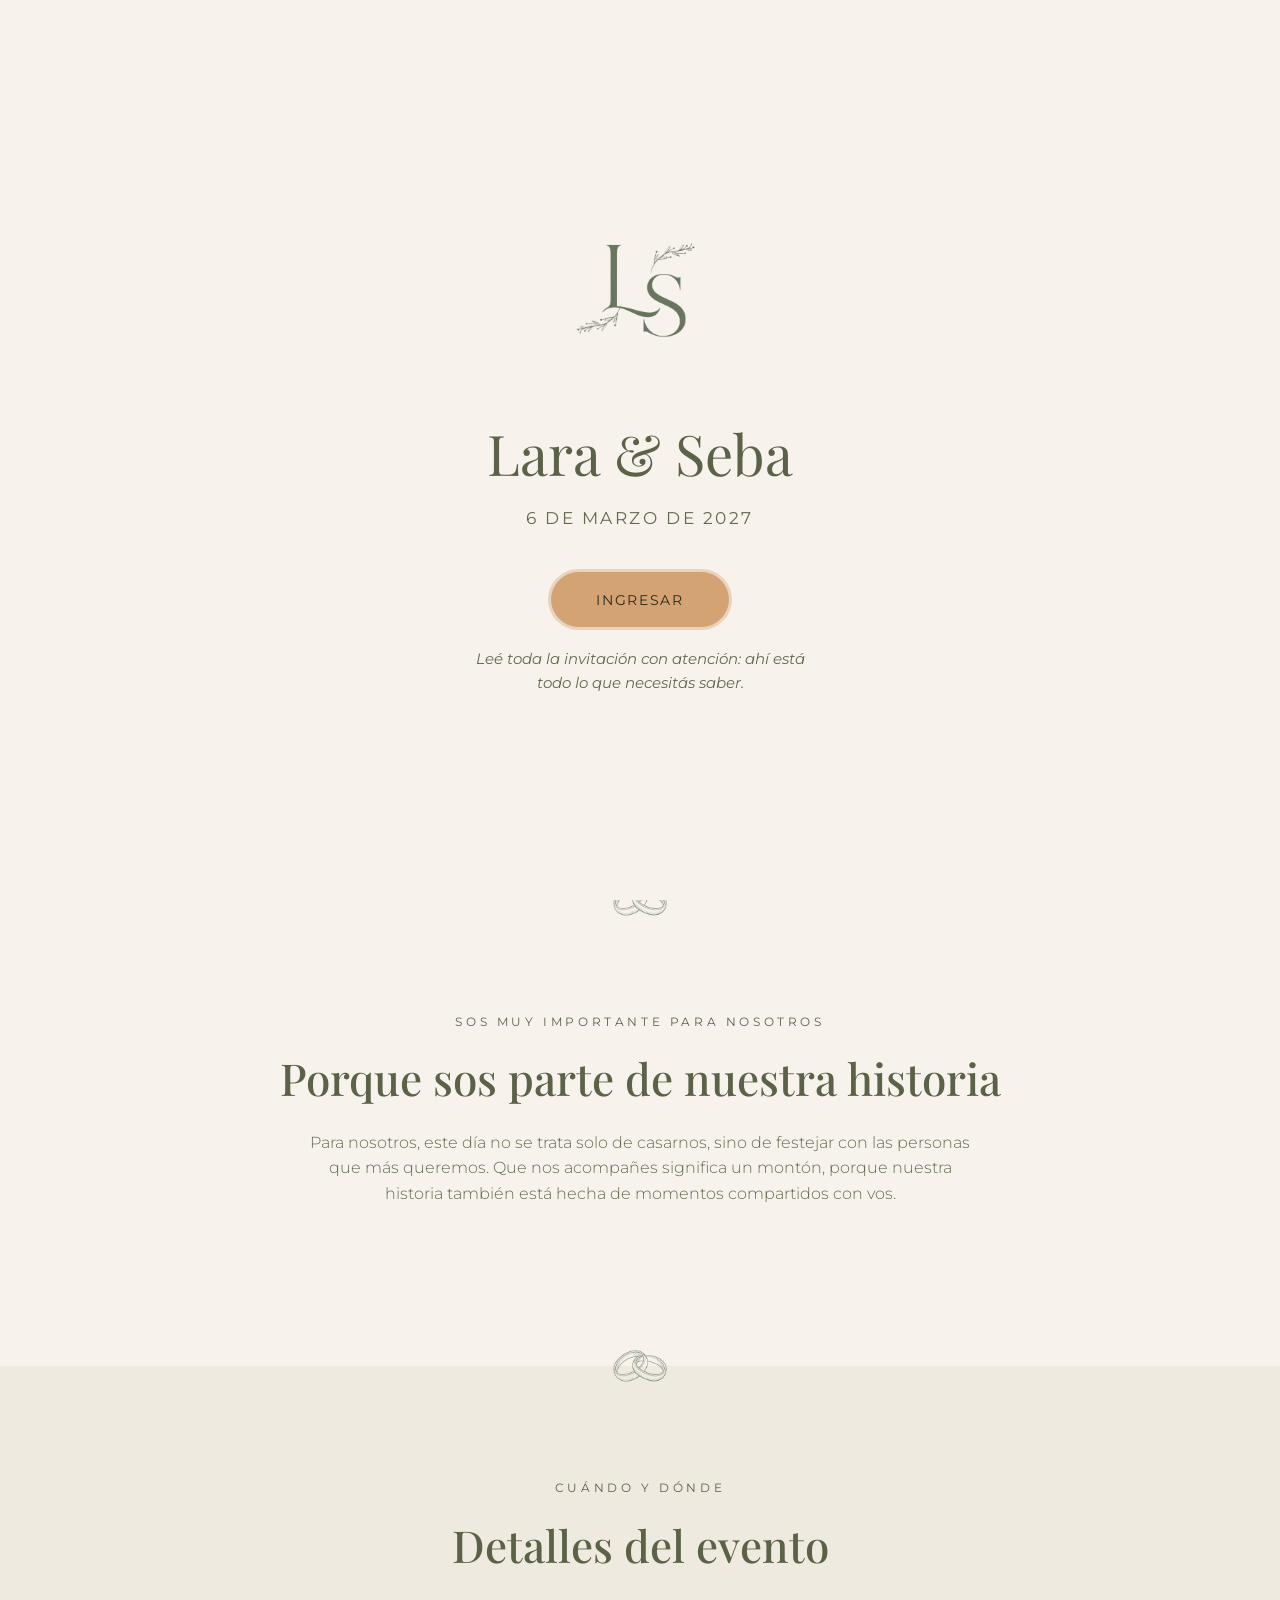
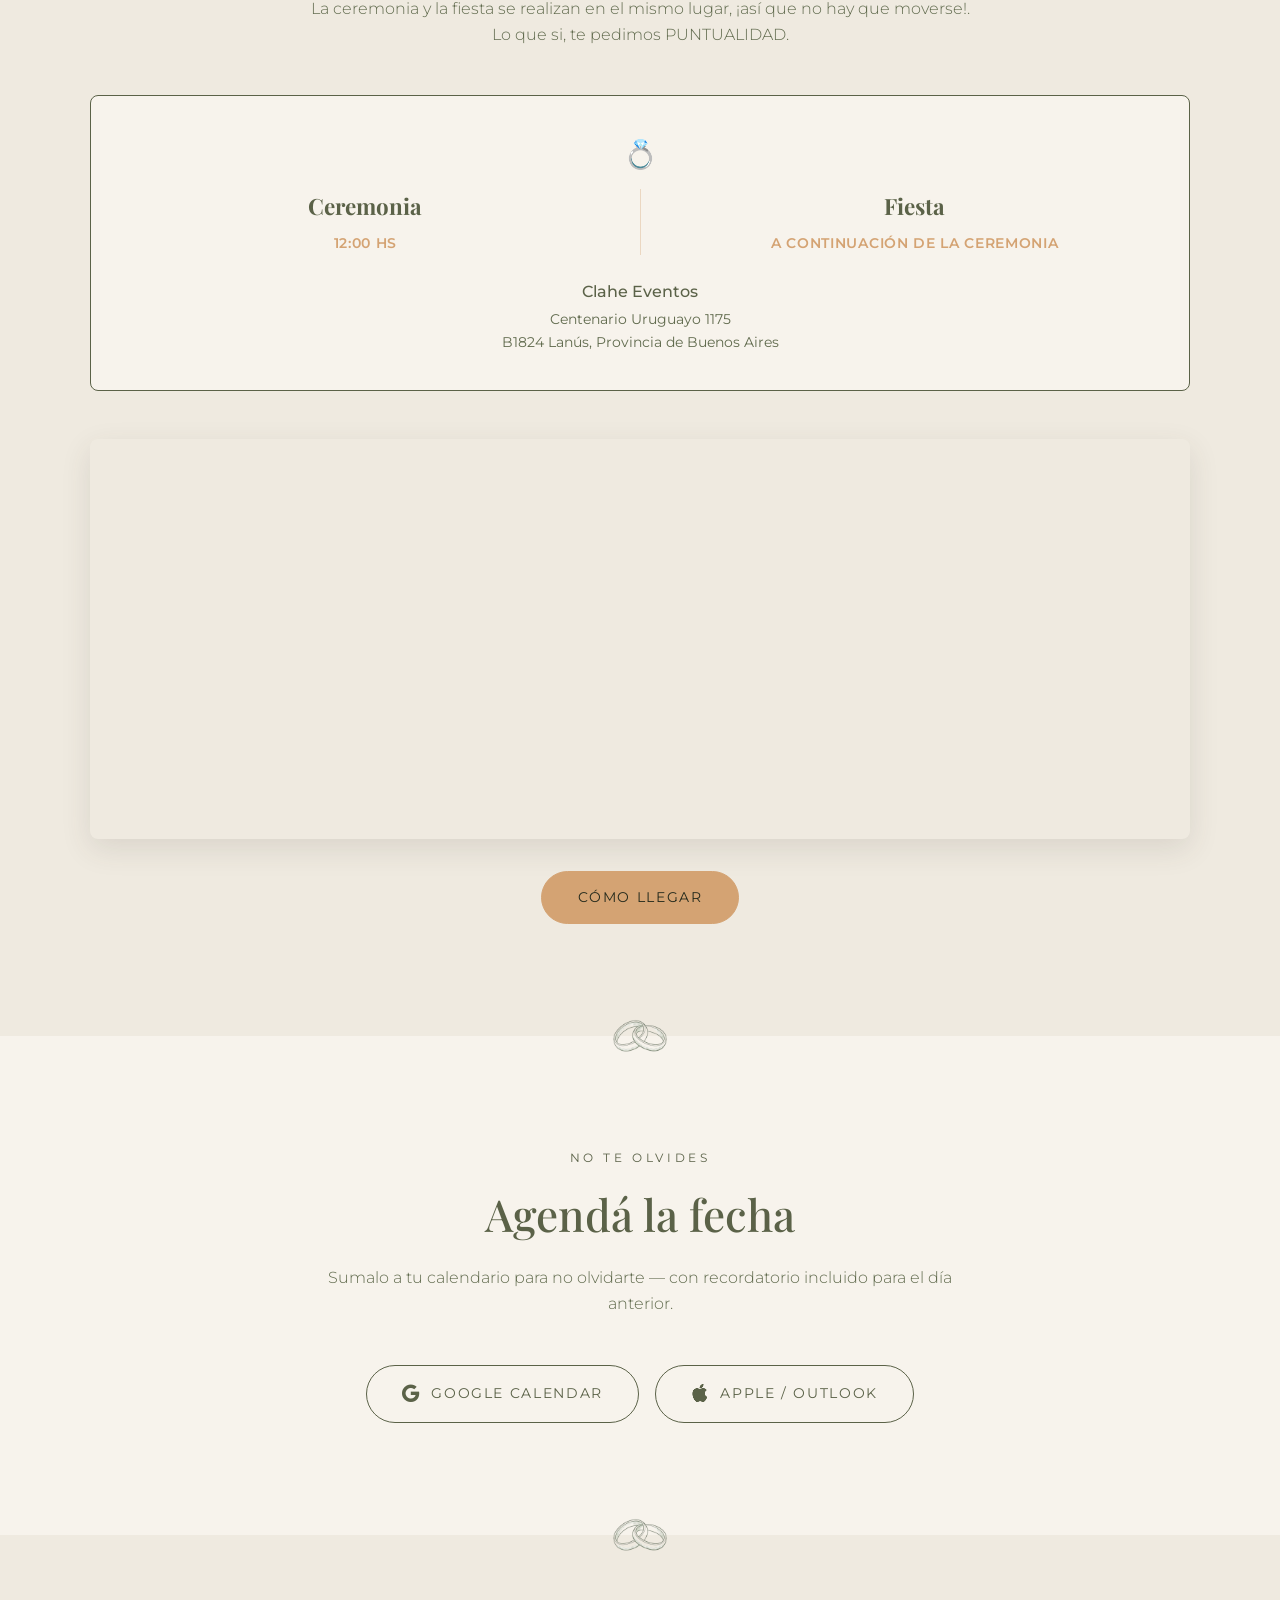
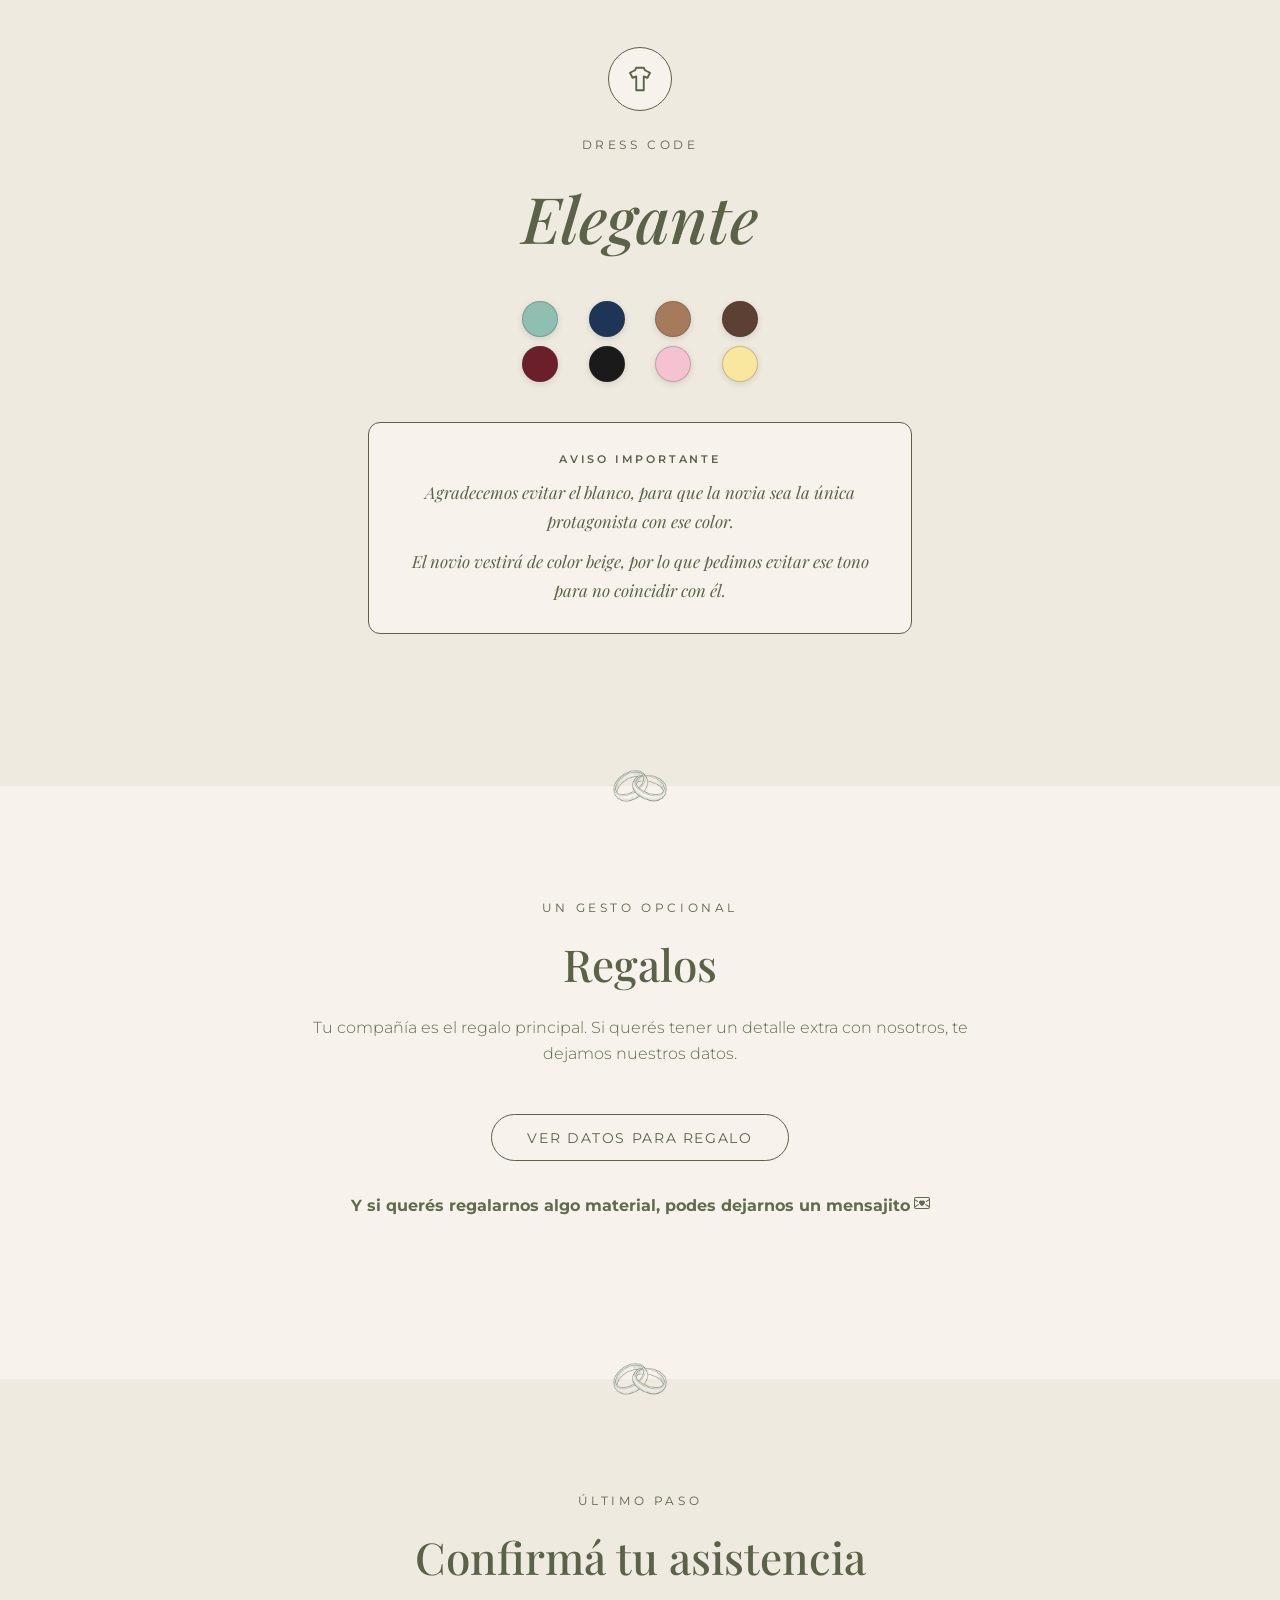
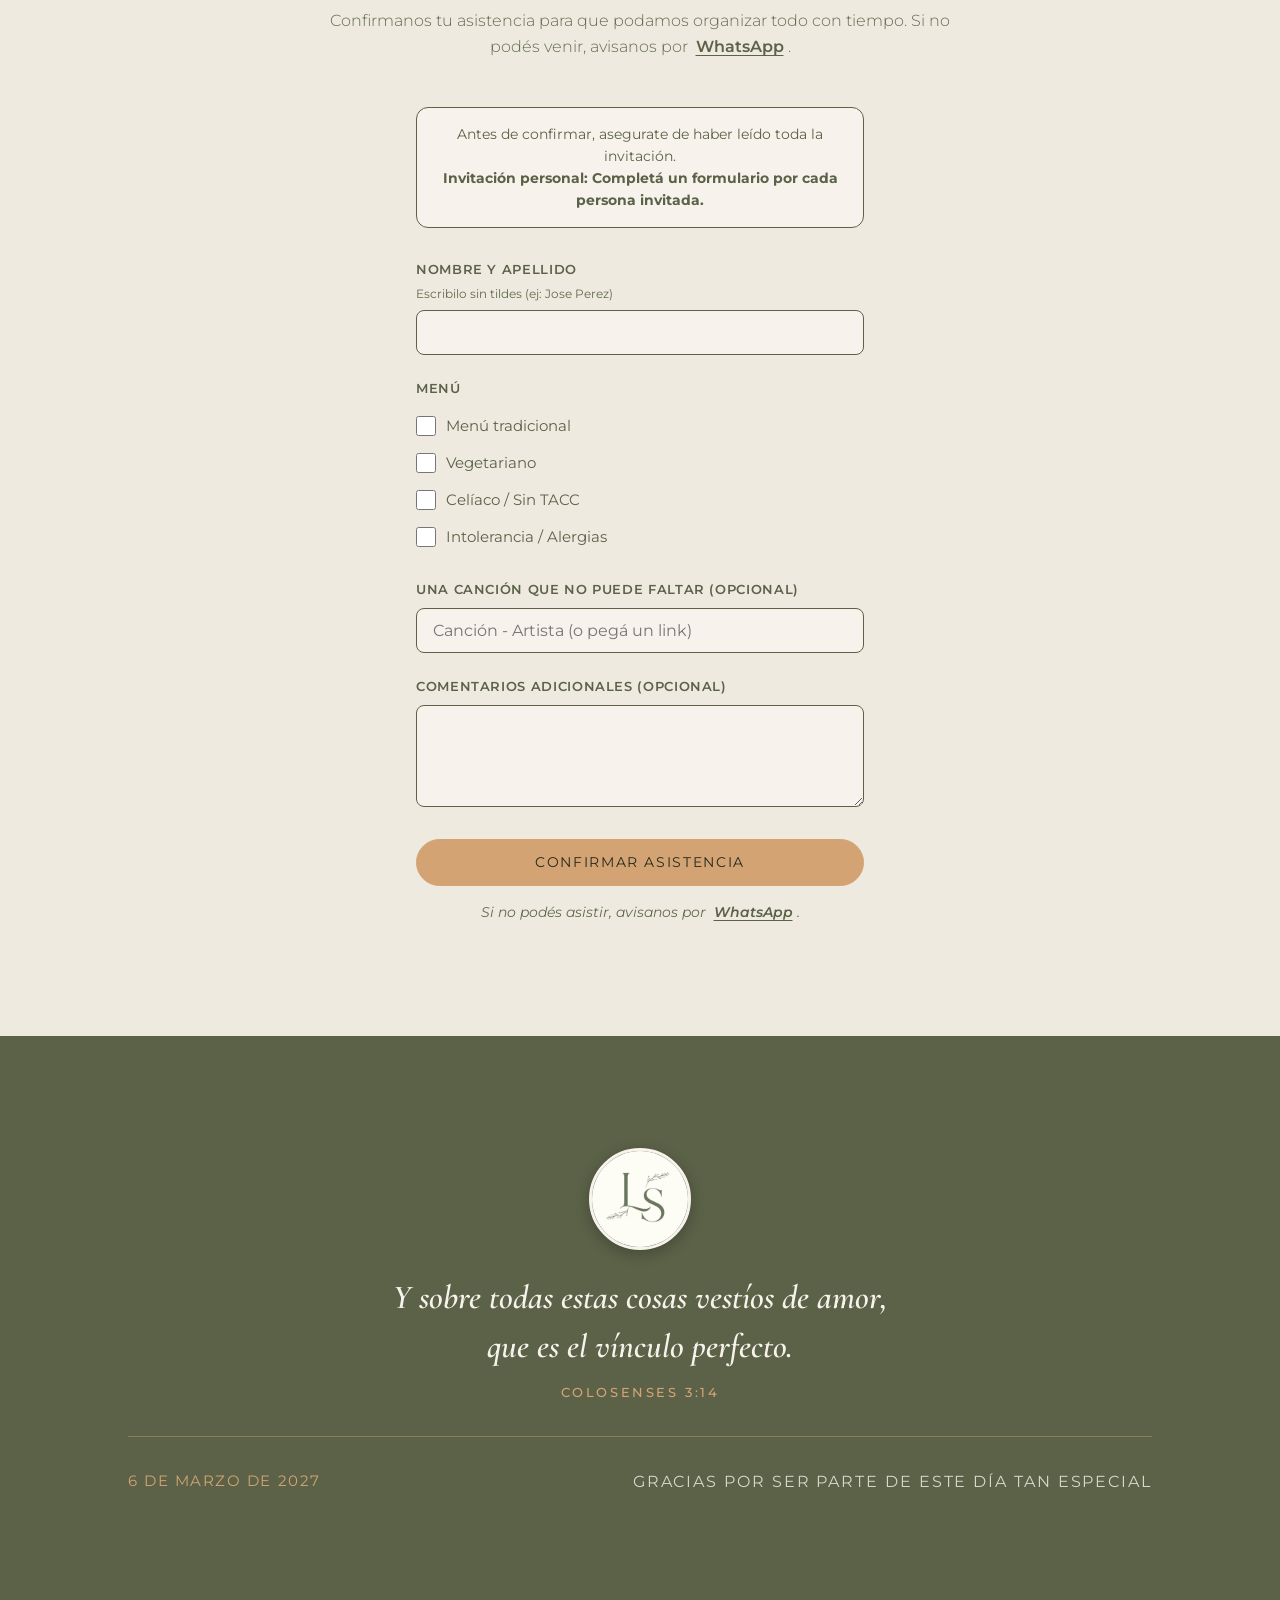
<file: index.html>
<!DOCTYPE html>
<html lang="es">
<head>
  <meta charset="UTF-8">
  <meta name="viewport" content="width=device-width, initial-scale=1.0">
  <!-- Evita que el navegador restaure la posición de scroll al recargar
       (F5) o volver con atrás/adelante. Va lo más temprano posible en el
       <head> para ganarle a la restauración automática del navegador. -->
  <script>
    if ('scrollRestoration' in history) {
      history.scrollRestoration = 'manual';
    }
  </script>
  <title>Un sí para toda la vida | Lara & Seba</title>
  <meta name="description" content="Acompañanos a celebrar nuestro casamiento el 6 de marzo de 2027. ¡Todos los detalles del evento acá!">

  <!-- Open Graph / WhatsApp / Facebook -->
  <meta property="og:type" content="website">
  <meta property="og:title" content="Lara & Seba | Un sí para toda la vida">
  <meta property="og:description" content="Acompañanos a celebrar nuestro casamiento el 6 de marzo de 2027.">
  <meta property="og:image" content="https://TU-USUARIO.github.io/TU-REPO/assets/img/og-cover.jpg">
  <meta property="og:url" content="https://TU-USUARIO.github.io/TU-REPO/">

  <!-- Twitter Card -->
  <meta name="twitter:card" content="summary_large_image">
  <meta name="twitter:title" content="Lara & Seba | Un sí para toda la vida">
  <meta name="twitter:description" content="Acompañanos a celebrar nuestro casamiento el 6 de marzo de 2027.">
  <meta name="twitter:image" content="https://TU-USUARIO.github.io/TU-REPO/assets/img/og-cover.jpg">

  <!-- Favicon -->
  <link rel="icon" href="assets/logos/L&S_logo.jpeg" type="image/jpeg">
  <link rel="stylesheet" href="https://cdn.jsdelivr.net/npm/bootstrap-icons@1.13.1/font/bootstrap-icons.min.css">

  <!-- Google Fonts: Playfair Display (títulos) + Montserrat (texto) -->
  <link rel="preconnect" href="https://fonts.googleapis.com">
  <link rel="preconnect" href="https://fonts.gstatic.com" crossorigin>
  <link href="https://fonts.googleapis.com/css2?family=Playfair+Display:ital,wght@0,400;0,500;0,600;1,400&family=Montserrat:wght@300;400;500;600&family=Cormorant+Garamond:ital,wght@1,500;1,600&display=swap" rel="stylesheet">

  <link rel="stylesheet" href="styles.css">
</head>
<body>
  <!-- ===== PANTALLA DE BIENVENIDA ===== -->
  <!-- Tapa toda la página al cargar (position: fixed, ver styles.css). El
       click en "Ingresar" (script.js, initLandingGate) es el único gesto
       que dispara la música de fondo. -->
  <div class="landing-gate" id="landing-gate" role="dialog" aria-modal="true" aria-label="Bienvenida">
    <!-- Las dos mitades de la "cortina": dan el fondo sólido y se
         deslizan a los costados al entrar. El contenido real (logo,
         nombres, fecha, botón) es una única capa aparte, arriba de las
         dos mitades, que se desvanece en sincro con ellas — así no hace
         falta duplicar el logo/texto para que cada mitad "muestre su
         parte", que sería mucho más frágil de mantener responsive. -->
    <div class="landing-gate__curtain landing-gate__curtain--left" aria-hidden="true"></div>
    <div class="landing-gate__curtain landing-gate__curtain--right" aria-hidden="true"></div>

    <div class="landing-gate__content">
      <img
        src="assets/logos/L_S_logo-removebg-preview.png"
        alt=""
        aria-hidden="true"
        class="landing-gate__logo"
        width="120">
      <p class="landing-gate__names">Lara &amp; Seba</p>
      <p class="landing-gate__date">6 de Marzo de 2027</p>
      <button type="button" class="btn btn--solid landing-gate__enter" id="landing-gate-enter">
        Ingresar
      </button>
      <p class="landing-gate__hint">Leé toda la invitación con atención: ahí está todo lo que necesitás saber.</p>
    </div>
  </div>

  <audio id="bg-audio" src="assets/audio/cancion.mp3" preload="none"></audio>

  <button
    type="button"
    class="music-toggle"
    id="music-toggle-btn"
    aria-pressed="false"
    aria-label="Activar música">
    <span class="music-toggle__waves" aria-hidden="true">
      <span></span><span></span><span></span>
    </span>
    <svg class="music-toggle__icon music-toggle__icon--on" viewBox="0 0 24 24" width="20" height="20" fill="none" stroke="currentColor" stroke-width="1.7" stroke-linecap="round" stroke-linejoin="round" aria-hidden="true">
      <path d="M9 18V5l12-2v13"/>
      <circle cx="6" cy="18" r="3"/>
      <circle cx="18" cy="16" r="3"/>
    </svg>
    <svg class="music-toggle__icon music-toggle__icon--off" viewBox="0 0 24 24" width="20" height="20" fill="none" stroke="currentColor" stroke-width="1.7" stroke-linecap="round" stroke-linejoin="round" aria-hidden="true">
      <path d="M9 18V5l12-2v13"/>
      <circle cx="6" cy="18" r="3"/>
      <circle cx="18" cy="16" r="3"/>
      <line x1="2.5" y1="2.5" x2="21.5" y2="21.5"/>
    </svg>
  </button>

  <!-- ===== HERO ===== -->
  <header class="hero" id="inicio">
    <div class="hero__overlay"></div>
    <div class="hero__content">
      <p class="hero__kicker reveal">Nuestro para siempre empieza acá</p>
      <h1 class="hero__names reveal">Lara <span class="hero__amp">&amp;</span> Seba</h1>
      <p class="hero__date reveal">6 de marzo de 2027</p>

      <!-- Countdown -->
      <div class="countdown reveal" id="countdown" aria-label="Cuenta regresiva para el casamiento">
        <div class="countdown__item">
          <span class="countdown__number" id="cd-days">00</span>
          <span class="countdown__label">Días</span>
        </div>
        <div class="countdown__item">
          <span class="countdown__number" id="cd-hours">00</span>
          <span class="countdown__label">Horas</span>
        </div>
        <div class="countdown__item">
          <span class="countdown__number" id="cd-minutes">00</span>
          <span class="countdown__label">Min</span>
        </div>
        <div class="countdown__item">
          <span class="countdown__number" id="cd-seconds">00</span>
          <span class="countdown__label">Seg</span>
        </div>
      </div>
    </div>

    <a href="#invitamos" class="hero__scroll" id="hero-scroll" aria-label="Bajar a la siguiente sección">
      <span class="hero__scroll-text">Deslizá hacia abajo</span>
      <svg class="hero__scroll-arrow" viewBox="0 0 24 24" width="34" height="34" fill="none" stroke="currentColor" stroke-width="2.5" stroke-linecap="round" stroke-linejoin="round" aria-hidden="true">
        <polyline points="6 9 12 15 18 9"/>
      </svg>
    </a>
  </header>

  <!-- ===== POR QUÉ LOS INVITAMOS ===== -->
  <section class="whyyou" id="invitamos">
    <div class="section-divider" aria-hidden="true">
      <img src="assets/logos/anillos_logo-separador-removebg-preview.png" alt="" loading="lazy" width="90">
    </div>
    <div class="container">
      <p class="section__kicker reveal">Sos muy importante para nosotros</p>
      <h2 class="section__title reveal">Porque sos parte de nuestra historia</h2>
      <p class="section__text reveal">
        Para nosotros, este día no se trata solo de casarnos, sino de festejar con las personas que más queremos.
        Que nos acompañes significa un montón, porque nuestra historia también está hecha de momentos compartidos con vos.
      </p>
    </div>
  </section>

  

  <!-- ===== DETALLES DEL EVENTO ===== -->
  <section class="details" id="detalles">
    <div class="section-divider" aria-hidden="true">
      <img src="assets/logos/anillos_logo-separador-removebg-preview.png" alt="" loading="lazy" width="90">
    </div>
    <div class="container">
      <p class="section__kicker reveal">Cuándo y dónde</p>
      <h2 class="section__title reveal">Detalles del evento</h2>
      <p class="section__text reveal">
        La ceremonia y la fiesta se realizan en el mismo lugar, ¡así que no hay que moverse!. Lo que si, te pedimos PUNTUALIDAD.
      </p>

      <div class="details__card reveal">
        <span class="details__icon">💍</span>

        <div class="details__split">
          <div class="details__split-item">
            <h3 class="details__card-title">Ceremonia</h3>
            <p class="details__time">12:00 hs</p>
          </div>
          <div class="details__split-item">
            <h3 class="details__card-title">Fiesta</h3>
            <p class="details__time">A continuación de la ceremonia</p>
          </div>
        </div>

        <p class="details__place">Clahe Eventos</p>
        <p class="details__address">Centenario Uruguayo 1175<br>B1824 Lanús, Provincia de Buenos Aires</p>
      </div>

      <div class="details__map reveal">
        <iframe
          src="https://www.google.com/maps?q=Centenario+Uruguayo+1175,+B1824+Lan%C3%BAs,+Provincia+de+Buenos+Aires&output=embed"
          width="100%"
          height="400"
          style="border:0;"
          allowfullscreen=""
          loading="lazy"
          referrerpolicy="no-referrer-when-downgrade"
          title="Ubicación de Clahe Eventos, Lanús">
        </iframe>
      </div>

      <a
        href="https://maps.app.goo.gl/mosVabBRFE3Y67w18"
        target="_blank"
        rel="noopener"
        class="btn btn--solid details__cta reveal">
        Cómo llegar
      </a>
    </div>
  </section>

  <!-- ===== AGENDAR EVENTO ===== -->
  <section class="agendar" id="agendar">
    <div class="section-divider" aria-hidden="true">
      <img src="assets/logos/anillos_logo-separador-removebg-preview.png" alt="" loading="lazy" width="90">
    </div>
    <div class="container">
      <p class="section__kicker reveal">No te olvides</p>
      <h2 class="section__title reveal">Agendá la fecha</h2>
      <p class="section__text reveal">
        Sumalo a tu calendario para no olvidarte — con recordatorio incluido para el día anterior.
      </p>

      <div class="agendar__actions reveal">
        <a
          href="https://calendar.google.com/calendar/render?action=TEMPLATE&amp;text=Boda%20de%20Lara%20%26%20Seba&amp;dates=20270306T120000/20270306T190000&amp;ctz=America/Argentina/Buenos_Aires&amp;location=Clahe%20Eventos%2C%20Centenario%20Uruguayo%201175%2C%20B1824%20Lan%C3%BAs%2C%20Buenos%20Aires&amp;details=Ceremonia%20a%20las%2012%3A00%20hs.%20La%20fiesta%20contin%C3%BAa%20en%20el%20mismo%20lugar.%20%C2%A1Los%20esperamos!"
          target="_blank"
          rel="noopener"
          class="btn btn--outline-dark agendar__btn">
          <i class="bi bi-google" aria-hidden="true"></i>
          Google Calendar
        </a>
        <a
          href="assets/boda-lara-seba.ics"
          class="btn btn--outline-dark agendar__btn">
          <i class="bi bi-apple" aria-hidden="true"></i>
          Apple / Outlook
        </a>
      </div>
    </div>
  </section>

  <!-- ===== DRESS CODE ===== -->
  <section class="dresscode" id="dresscode">
    <div class="section-divider" aria-hidden="true">
      <img src="assets/logos/anillos_logo-separador-removebg-preview.png" alt="" loading="lazy" width="90">
    </div>
    <div class="container">
      <div class="dresscode__icon reveal" aria-hidden="true">
        <svg viewBox="0 0 24 24" width="30" height="30" fill="none" stroke="currentColor" stroke-width="1.5" stroke-linecap="round" stroke-linejoin="round">
          <path d="M9 3h6l1 2 4 2-2 4-3-1v11H9V10l-3 1-2-4 4-2 1-2z"/>
        </svg>
      </div>

      <p class="section__kicker reveal">Dress code</p>
      <h2 class="dresscode__title reveal">Elegante</h2>

      <div class="dresscode__swatches reveal" aria-label="Colores sugeridos">
        <div class="dresscode__swatch-item">
          <span class="dresscode__swatch" style="background: #8FBFB0;" title="Verde agua"></span>
        </div>
        <div class="dresscode__swatch-item">
          <span class="dresscode__swatch" style="background: #1F3557;" title="Azul marino"></span>
        </div>
        <div class="dresscode__swatch-item">
          <span class="dresscode__swatch" style="background: #A67B5B;" title="Marrón claro"></span>
        </div>
        <div class="dresscode__swatch-item">
          <span class="dresscode__swatch" style="background: #5C4033;" title="Marrón oscuro"></span>
        </div>
        <div class="dresscode__swatch-item">
          <span class="dresscode__swatch" style="background: #6B1F2B;" title="Bordó"></span>
        </div>
        <div class="dresscode__swatch-item">
          <span class="dresscode__swatch" style="background: #1A1A1A;" title="Negro"></span>
        </div>
        <div class="dresscode__swatch-item">
          <span class="dresscode__swatch" style="background: #F4C2D0;" title="Rosa bebé"></span>
        </div>
        <div class="dresscode__swatch-item">
          <span class="dresscode__swatch" style="background: #F9E79F;" title="Amarillo bebé"></span>
        </div>
      </div>

      <div class="dresscode__notice reveal">
        <p class="dresscode__notice-kicker">Aviso importante</p>
        <p class="dresscode__notice-text">
          Agradecemos evitar el blanco, para que la novia sea la única protagonista con ese color.
        </p>
        <p class="dresscode__notice-text">
          El novio vestirá de color beige, por lo que pedimos evitar ese tono para no coincidir con él.
        </p>
      </div>

    </div>
  </section>

  <!-- ===== REGALOS ===== -->
  <section class="gifts" id="regalos">
    <div class="section-divider" aria-hidden="true">
      <img src="assets/logos/anillos_logo-separador-removebg-preview.png" alt="" loading="lazy" width="90">
    </div>
    <div class="container">
      <p class="section__kicker reveal">Un gesto opcional</p>
      <h2 class="section__title reveal">Regalos</h2>
      <p class="section__text reveal">
        Tu compañía es el regalo principal. Si querés tener un detalle extra con nosotros, te dejamos nuestros datos.
      </p>

      <button type="button" class="btn btn--outline-dark gifts__trigger reveal" id="gifts-open-btn" aria-haspopup="dialog" aria-controls="gifts-modal">
        Ver datos para regalo
      </button>

      <p class="section__text reveal" id="gift-message">
        <strong>Y si querés regalarnos algo material, podes dejarnos un mensajito</strong>
        <svg xmlns="http://www.w3.org/2000/svg" width="16" height="16" fill="currentColor" class="bi bi-envelope-heart" viewBox="0 0 16 16">
        <path fill-rule="evenodd" d="M0 4a2 2 0 0 1 2-2h12a2 2 0 0 1 2 2v8a2 2 0 0 1-2 2H2a2 2 0 0 1-2-2zm2-1a1 1 0 0 0-1 1v.217l3.235 1.94a2.8 2.8 0 0 0-.233 1.027L1 5.384v5.721l3.453-2.124q.219.416.55.835l-3.97 2.443A1 1 0 0 0 2 13h12a1 1 0 0 0 .966-.741l-3.968-2.442q.33-.421.55-.836L15 11.105V5.383l-3.002 1.801a2.8 2.8 0 0 0-.233-1.026L15 4.217V4a1 1 0 0 0-1-1zm6 2.993c1.664-1.711 5.825 1.283 0 5.132-5.825-3.85-1.664-6.843 0-5.132"/>
        </svg>
      </p>

    </div>
  </section>

  <!-- Modal de Regalos -->
  <div class="modal-overlay" id="gifts-modal-overlay" hidden>
    <div class="modal" id="gifts-modal" role="dialog" aria-modal="true" aria-labelledby="gifts-modal-text">
      <button type="button" class="modal__close" id="gifts-close-btn" aria-label="Cerrar">
        <svg viewBox="0 0 24 24" width="18" height="18" fill="none" stroke="currentColor" stroke-width="2" stroke-linecap="round">
          <line x1="6" y1="6" x2="18" y2="18"/>
          <line x1="18" y1="6" x2="6" y2="18"/>
        </svg>
      </button>

      <div class="modal__icon" aria-hidden="true">
        <svg viewBox="0 0 24 24" width="26" height="26" fill="none" stroke="currentColor" stroke-width="1.5" stroke-linecap="round" stroke-linejoin="round">
          <rect x="3" y="8" width="18" height="13" rx="1"/>
          <path d="M3 12h18"/>
          <path d="M12 8v13"/>
          <path d="M12 8c-1.5 0-3-1-3-2.5S10.5 3 12 3s2 1 2 2c0-1 .5-2 2-2s3 1 3 2.5S17.5 8 16 8"/>
        </svg>
      </div>

      <p class="modal__text" id="gifts-modal-text">
        Tu compañía es el regalo principal. Si querés tener un detalle extra con nosotros, te dejamos nuestros datos. 
      </p>

      <div class="gift-field">
        <p class="gift-field__label">CBU</p>
        <div class="gift-field__row">
          <p class="gift-field__value" id="gift-cbu">0140130703505455903535</p>
          <button type="button" class="copy-btn" data-copy-target="gift-cbu" aria-label="Copiar CBU">
            <svg class="copy-btn__icon-copy" viewBox="0 0 24 24" width="18" height="18" fill="none" stroke="currentColor" stroke-width="1.7" stroke-linecap="round" stroke-linejoin="round">
              <rect x="9" y="9" width="12" height="12" rx="1.5"/>
              <path d="M5 15V4.5A1.5 1.5 0 0 1 6.5 3H15"/>
            </svg>
            <svg class="copy-btn__icon-check" viewBox="0 0 24 24" width="18" height="18" fill="none" stroke="currentColor" stroke-width="2" stroke-linecap="round" stroke-linejoin="round" hidden>
              <polyline points="20 6 9 17 4 12"/>
            </svg>
          </button>
        </div>
      </div>

      <div class="gift-field">
        <p class="gift-field__label">Alias</p>
        <div class="gift-field__row">
          <p class="gift-field__value gift-field__value--script" id="gift-alias">LARAYSEBA.BODA</p>
          <button type="button" class="copy-btn" data-copy-target="gift-alias" aria-label="Copiar alias">
            <svg class="copy-btn__icon-copy" viewBox="0 0 24 24" width="18" height="18" fill="none" stroke="currentColor" stroke-width="1.7" stroke-linecap="round" stroke-linejoin="round">
              <rect x="9" y="9" width="12" height="12" rx="1.5"/>
              <path d="M5 15V4.5A1.5 1.5 0 0 1 6.5 3H15"/>
            </svg>
            <svg class="copy-btn__icon-check" viewBox="0 0 24 24" width="18" height="18" fill="none" stroke="currentColor" stroke-width="2" stroke-linecap="round" stroke-linejoin="round" hidden>
              <polyline points="20 6 9 17 4 12"/>
            </svg>
          </button>
        </div>
      </div>

      <p class="modal__meta">Titular: SEBASTIAN ALEXIS,MASTRANGELO<br>Banco Provincia</p>

      <button type="button" class="btn btn--solid modal__close-full" id="gifts-close-btn-full">Cerrar</button>
    </div>
  </div>

  <!-- Acá va "Galería" (si se inserta acá, mové el .section-divider
       de abajo para que sea el primer hijo de esa sección en vez de "rsvp") -->

  <!-- ===== RSVP ===== -->
  <section class="rsvp" id="rsvp">
    <div class="section-divider" aria-hidden="true">
      <img src="assets/logos/anillos_logo-separador-removebg-preview.png" alt="" loading="lazy" width="90">
    </div>
    <div class="container">
      <p class="section__kicker reveal">Último paso</p>
      <h2 class="section__title reveal">Confirmá tu asistencia</h2>
      <p class="section__text reveal">
        Confirmanos tu asistencia para que podamos organizar todo con tiempo. Si no podés venir, avisanos por
        <a
          href="https://wa.me/5491133480244?text=Hola%20Seba!%20Te%20escribo%20porque%20no%20voy%20a%20poder%20asistir"
          target="_blank"
          rel="noopener"
          class="rsvp-form__decline-link">WhatsApp</a>.
      </p>

      <div class="rsvp-reminder reveal">
        <p>Antes de confirmar, asegurate de haber leído toda la invitación. <br> <strong>Invitación personal: Completá un formulario por cada persona invitada.</strong></p>
      </div>

      <form class="rsvp-form reveal" id="rsvp-form" autocomplete="off">
        <div class="form-field">
          <label for="rsvp-nombre" class="form-field__label">Nombre y apellido</label>
          <p class="form-field__hint">Escribilo sin tildes (ej: Jose Perez)</p>
          <input
            type="text"
            id="rsvp-nombre"
            name="nombre"
            class="form-field__input"
            autocomplete="name"
            maxlength="120"
            required>
        </div>

        <div class="form-field">
          <span class="form-field__label">Menú</span>
          <!-- "Menú tradicional" es excluyente con el resto (ver
               initRsvpForm en script.js): si se tilda, destilda
               automáticamente cualquier otra opción, y viceversa. Las
               demás sí se pueden combinar entre sí libremente. -->
          <div class="rsvp-form__checkboxes" role="group" aria-label="Menú">
            <label class="rsvp-form__checkbox">
              <input type="checkbox" name="menu" value="Menú tradicional" id="rsvp-menu-tradicional">
              Menú tradicional
            </label>
            <label class="rsvp-form__checkbox">
              <input type="checkbox" name="menu" value="Vegetariano">
              Vegetariano
            </label>
            <label class="rsvp-form__checkbox">
              <input type="checkbox" name="menu" value="Celíaco / Sin TACC">
              Celíaco / Sin TACC
            </label>
            <label class="rsvp-form__checkbox">
              <input type="checkbox" name="menu" value="Intolerancia / Alergias">
              Intolerancia / Alergias
            </label>
          </div>
          <p class="rsvp-form__field-error" id="rsvp-menu-error" hidden>
            Elegí al menos una opción de menú.
          </p>
        </div>

        <div class="form-field">
          <label for="rsvp-cancion" class="form-field__label">Una canción que no puede faltar (opcional)</label>
          <input
            type="text"
            id="rsvp-cancion"
            name="cancion"
            class="form-field__input"
            placeholder="Canción - Artista (o pegá un link)"
            maxlength="250">
        </div>

        <div class="form-field">
          <label for="rsvp-mensaje" class="form-field__label">Comentarios adicionales (opcional)</label>
          <textarea
            id="rsvp-mensaje"
            name="mensaje"
            class="form-field__input form-field__textarea"
            maxlength="2000"
            rows="4"></textarea>
        </div>

        <p class="rsvp-form__error" id="rsvp-form-error" hidden>
          Uy, hubo un problema al enviar tu confirmación. Revisá tu conexión y probá de nuevo — no perdiste nada de lo que escribiste.
        </p>

        <button type="submit" class="btn btn--solid rsvp-form__submit" id="rsvp-submit-btn">
          Confirmar asistencia
        </button>

        <p class="rsvp-form__decline">
          Si no podés asistir, avisanos por
          <a
            href="https://wa.me/5491133480244?text=Hola%20Seba!%20Te%20escribo%20porque%20no%20voy%20a%20poder%20asistir"
            target="_blank"
            rel="noopener"
            class="rsvp-form__decline-link">WhatsApp</a>.
        </p>
      </form>

      <div class="rsvp-success" id="rsvp-success" hidden>
        <p class="rsvp-success__text">¡Gracias por confirmar! Nos vemos pronto ❤️</p>
        <button type="button" class="btn btn--outline-dark rsvp-success__again" id="rsvp-again-btn">
          Enviar otra respuesta
        </button>
      </div>
    </div>
  </section>

  <!-- ===== FOOTER ===== -->
  <footer class="site-footer">
    <div class="site-footer__inner">
      <img
        src="assets/logos/L&S_logo.jpeg"
        alt="Lara &amp; Seba"
        class="site-footer__logo"
        loading="lazy"
        width="70">
      <blockquote class="site-footer__verse reveal">
        <p class="site-footer__verse-text">Y sobre todas estas cosas vestíos de amor, que es el vínculo perfecto.</p>
        <cite class="site-footer__verse-ref">Colosenses 3:14</cite>
      </blockquote>
      <div class="site-footer__divider" aria-hidden="true"></div>
      <div class="site-footer__bottom">
        <p class="site-footer__date">6 de marzo de 2027</p>
        <p class="site-footer__text">Gracias por ser parte de este día tan especial</p>
      </div>
    </div>
  </footer>

  <script src="script.js"></script>
</body>
</html>
</file>
<file: styles.css>
/* ==========================================================================
   VARIABLES GLOBALES
   Cambiá acá la paleta de colores y tipografías para toda la página.
   ========================================================================== */
:root {
  /* Paleta: crema + verde oliva salvia
     --color-texto y --color-texto-claro están un poco más oscuros que los
     hex originalmente pedidos (#6B7355 / #8B9675): a ese nivel de claridad
     no llegaban a 4.5:1 de contraste (AA) sobre el fondo crema, sobre todo
     --color-texto-claro contra --color-fondo-secundario. Se oscurecieron
     lo mínimo posible manteniendo el mismo tono, ver detalle en cada
     comentario. */
  --color-fondo: #f7f3ec;             /* crema / blanco roto */
  --color-fondo-secundario: #efeae0;  /* variante para alternar secciones */
  --color-texto: #5b6248;             /* verde oliva salvia (oscurecido ~15% vs. #6b7355: 4.5:1 quedaba justo en el límite) */
  --color-texto-claro: #616b4e;       /* verde oliva más suave; casi tan oscuro como el principal porque es el límite para pasar 4.5:1 sobre --color-fondo-secundario */
  --color-acento: var(--color-texto); /* kickers y bordes: mismo verde oliva que el texto */
  --color-texto-boton: #262b1d;       /* verde muy oscuro, solo para texto sobre --color-detalle (botones): el verde oliva principal no tiene contraste suficiente sobre el terracota */
  --color-detalle: #d4a373;           /* terracota: botones, highlights */
  --color-detalle-oscuro: #b48a62;    /* hover de botones sólidos */

  /* Tipografías */
  --font-titulos: 'Playfair Display', 'Georgia', serif;
  --font-texto: 'Montserrat', 'Helvetica Neue', sans-serif;

  /* Layout */
  --max-width: 1100px;
  --transition-suave: 0.6s cubic-bezier(0.22, 1, 0.36, 1);
}

/* ==========================================================================
   RESET BÁSICO
   ========================================================================== */
* {
  margin: 0;
  padding: 0;
  box-sizing: border-box;
}

html {
  scroll-behavior: smooth;
}

body {
  font-family: var(--font-texto);
  color: var(--color-texto);
  background-color: var(--color-fondo);
  line-height: 1.6;
  overflow-x: hidden;
}

img {
  max-width: 100%;
  display: block;
}

a {
  text-decoration: none;
  color: inherit;
}

section {
  padding: 5rem 1.5rem;
}

.container {
  max-width: var(--max-width);
  margin: 0 auto;
}

/* ==========================================================================
   PANTALLA DE BIENVENIDA (landing gate)
   z-index por encima de todo lo demás del sitio, modal de Regalos (100) y
   botón de música (40) incluidos: mientras está visible, tapa la página
   entera y nada de atrás debería quedar accesible ni por encima.
   ========================================================================== */
.landing-gate {
  position: fixed;
  inset: 0;
  z-index: 300;
  overflow: hidden; /* contiene las dos mitades mientras se deslizan afuera */
  display: flex;
  align-items: center;
  justify-content: center;
  /* Ya no tiene su propio fondo ni padding: el fondo lo dan las dos
     mitades de abajo (así queda a pantalla completa, sin el hueco que
     dejaría el padding), y el padding del contenido se movió a
     .landing-gate__content. */
}

/* Fallback para prefers-reduced-motion: el fade simple de siempre en vez
   de la cortina (ver JS — initLandingGate elige una clase u otra según
   matchMedia). Nada se desliza, así que no hay movimiento que reducir. */
.landing-gate.is-hidden {
  opacity: 0;
  transition: opacity 0.6s ease;
  pointer-events: none;
}

.landing-gate[hidden] {
  display: none;
}

/* Las dos mitades de la cortina: juntas forman el fondo sólido de toda
   la pantalla (mismo color que tenía antes .landing-gate). Usan % para
   el ancho y el desplazamiento, así el efecto se adapta a cualquier
   viewport sin depender de un valor fijo en px. */
.landing-gate__curtain {
  position: absolute;
  top: 0;
  bottom: 0;
  width: 50%;
  background-color: var(--color-fondo);
  transform: translateX(0);
  transition: transform 0.75s ease-out;
}

.landing-gate__curtain--left {
  left: 0;
}

.landing-gate__curtain--right {
  right: 0;
}

.landing-gate.is-opening .landing-gate__curtain--left {
  transform: translateX(-100%);
}

.landing-gate.is-opening .landing-gate__curtain--right {
  transform: translateX(100%);
}

.landing-gate__content {
  /* position: relative (en vez de estático) para que quede pintado por
     encima de las dos mitades de la cortina, que son position: absolute:
     sin esto, los elementos posicionados siempre se pintan por encima de
     los que no lo están, sin importar el orden en el HTML. */
  position: relative;
  display: flex;
  flex-direction: column;
  align-items: center;
  text-align: center;
  padding: 1.5rem;
  /* Se desvanece en sincro con la cortina (misma duración/easing) — el
     botón, adentro, tiene su propio fade más corto y se nota primero. */
  transition: opacity 0.75s ease-out;
}

.landing-gate.is-opening .landing-gate__content {
  opacity: 0;
  pointer-events: none;
}

.landing-gate__logo {
  /* clamp() en vez de un ancho fijo: en mobile (donde 14vw < 120px) se
     queda en el mismo tamaño de siempre; recién crece pasado ~860px de
     viewport, hasta un tope de 200px en pantallas grandes. */
  width: clamp(120px, 14vw, 200px);
  height: auto;
  margin-bottom: 1.5rem;
}

.landing-gate__names {
  font-family: var(--font-titulos);
  /* Tope subido de 2.25rem a 3.5rem: antes se topeaba a partir de ~720px
     de ancho, así que en la mayoría de las notebooks/monitores ya no
     crecía más. El mínimo (1.5rem) no cambia, así que en mobile se ve
     igual que antes. */
  font-size: clamp(1.5rem, 6vw, 3.5rem);
  color: var(--color-texto);
  margin-bottom: 0.5rem;
}

.landing-gate__date {
  /* clamp() en vez de un tamaño fijo, mismo criterio que el resto: se
     mantiene igual en mobile y crece un poco en desktop. */
  font-size: clamp(0.8rem, 1.4vw, 1.05rem);
  letter-spacing: 0.15em;
  text-transform: uppercase;
  color: var(--color-texto-claro);
  margin-bottom: 2.5rem;
}

.landing-gate__enter {
  display: inline-block;
  /* Redefine la transición del .btn base (que es "all 0.6s", pensada para
     el hover) en vez de heredarla, para que el fade de salida sea propio
     y más corto (0.3s) sin tocar cómo se comporta el hover del botón. */
  transition: transform var(--transition-suave), box-shadow var(--transition-suave), opacity 0.3s ease;
}

.landing-gate.is-opening .landing-gate__enter {
  opacity: 0;
}

.landing-gate__hint {
  font-size: clamp(0.8rem, 3.2vw, 0.95rem);
  font-style: italic;
  color: var(--color-texto-claro);
  max-width: 22rem;
  margin-top: 1.25rem;
}

/* ==========================================================================
   BOTÓN DE MÚSICA DE FONDO
   Flotante y fijo arriba a la izquierda, por encima de todo el contenido
   (menos el modal de Regalos, que lo tapa mientras está abierto).
   ========================================================================== */
.music-toggle {
  position: fixed;
  top: 1.25rem;
  left: 1.25rem;
  z-index: 40;
  width: 48px;
  height: 48px;
  padding: 0;
  display: flex;
  align-items: center;
  justify-content: center;
  border-radius: 50%;
  border: 1.5px solid var(--color-acento);
  background: var(--color-fondo);
  color: var(--color-texto);
  cursor: pointer;
  box-shadow: 0 4px 14px rgba(63, 58, 52, 0.15);
  transition: transform 0.3s ease, box-shadow 0.3s ease;
}

.music-toggle:hover {
  transform: scale(1.06);
  box-shadow: 0 6px 18px rgba(63, 58, 52, 0.2);
}

/* Los dos íconos (sonando / muteado) se togglean con la clase .is-playing
   en vez de tener un solo SVG que cambia de forma; mismo patrón que ya
   usamos en .copy-btn para copiar CBU/alias. */
.music-toggle__icon {
  position: absolute;
}

.music-toggle__icon--on {
  display: none;
}

.music-toggle.is-playing .music-toggle__icon--on {
  display: block;
}

.music-toggle.is-playing .music-toggle__icon--off {
  display: none;
}

/* Onditas que pulsan en una esquina del botón, solo mientras suena */
.music-toggle__waves {
  position: absolute;
  bottom: 6px;
  right: 6px;
  display: flex;
  align-items: flex-end;
  gap: 2px;
  height: 10px;
  opacity: 0;
  transition: opacity 0.2s ease;
}

.music-toggle.is-playing .music-toggle__waves {
  opacity: 1;
}

.music-toggle__waves span {
  display: block;
  width: 2px;
  border-radius: 1px;
  background: var(--color-detalle);
  transform-origin: bottom;
  animation: musicWave 0.9s ease-in-out infinite;
}

.music-toggle__waves span:nth-child(1) {
  height: 4px;
  animation-delay: 0s;
}

.music-toggle__waves span:nth-child(2) {
  height: 8px;
  animation-delay: 0.15s;
}

.music-toggle__waves span:nth-child(3) {
  height: 5px;
  animation-delay: 0.3s;
}

@keyframes musicWave {
  0%, 100% { transform: scaleY(0.4); }
  50% { transform: scaleY(1); }
}

/* ==========================================================================
   SEPARADOR ENTRE SECCIONES
   Componente reutilizable: repetí este bloque (imagen de anillos) como
   PRIMER hijo de la sección que sigue al corte. Se posiciona sobre el
   borde exacto entre las dos secciones (mitad en el fondo de arriba,
   mitad en el de abajo) en vez de vivir en su propio espacio dentro del
   flujo normal.

   Requiere que la sección contenedora tenga position: relative (ya se lo
   dimos a .whyyou, .details, .dresscode, .gifts y .rsvp).
   ========================================================================== */
.section-divider {
  position: absolute;
  top: 0;
  left: 50%;
  transform: translate(-50%, -50%);
  z-index: 2;
  display: flex;
  justify-content: center;
  align-items: center;
  pointer-events: none; /* es decorativo, no debe interceptar clicks/hover */
}

.section-divider img {
  display: block;
  width: 90px;
  height: auto; /* mantiene la proporción original de la imagen */
}

/* ==========================================================================
   BOTONES
   ========================================================================== */
.btn {
  display: inline-block;
  padding: 0.9rem 2.2rem;
  border: 1.5px solid var(--color-detalle);
  border-radius: 999px;
  font-family: var(--font-texto);
  font-size: 0.85rem;
  letter-spacing: 0.12em;
  text-transform: uppercase;
  transition: all var(--transition-suave);
  cursor: pointer;
  background: transparent;
}

/* Efecto hover compartido por todas las variantes: se levanta apenas y
   suma una sombra suave (además del cambio de color que ya define cada
   variante). Al soltar el click, vuelve a su lugar sin la sombra. */
.btn:hover {
  transform: translateY(-3px);
  box-shadow: 0 10px 20px rgba(91, 98, 72, 0.25);
}

.btn:active {
  transform: translateY(-1px);
  box-shadow: 0 4px 10px rgba(91, 98, 72, 0.2);
}

/* Outline claro: se usa sobre el hero (fondo oscuro con foto) */
.btn--outline {
  color: var(--color-detalle);
  border-color: var(--color-detalle);
}

.btn--outline:hover {
  background: var(--color-detalle);
  color: var(--color-texto-boton);
}

/* Sólido: botones de acción principal (Cómo llegar, Cerrar)
   Usa --color-texto-boton (no --color-texto): el verde oliva principal es
   demasiado claro para pasar 4.5:1 sobre el terracota de --color-detalle. */
.btn--solid {
  background: var(--color-detalle);
  color: var(--color-texto-boton);
  border-color: var(--color-detalle);
}

.btn--solid:hover {
  background: var(--color-detalle-oscuro);
  border-color: var(--color-detalle-oscuro);
}

/* Outline oscuro: se usa sobre fondos claros (fuera del hero) */
.btn--outline-dark {
  color: var(--color-acento);
  border-color: var(--color-acento);
}

.btn--outline-dark:hover {
  background: var(--color-acento);
  /* --color-acento ahora es igual a --color-texto: si el texto también
     fuera --color-texto quedaría invisible sobre su propio color de fondo. */
  color: var(--color-fondo);
}

/* ==========================================================================
   HERO
   ========================================================================== */
.hero {
  position: relative;
  min-height: 100svh;
  display: flex;
  align-items: center;
  justify-content: center;
  text-align: center;
  overflow: hidden;
  /* Overlay oscuro (tono neutro cálido, no el bordó anterior) para que el
     texto claro siga siendo legible sobre la foto de fondo.
     La foto es vertical y las caras están en el tercio superior: "center
     35%" muestra más de la zona de cuellos/parte superior (a mayor
     porcentaje, más se revela de la parte de abajo de la imagen, osea
     menos recorte "desde arriba"). Se afina un poco más en el media query
     de 768px de más abajo. */
  background:
    linear-gradient(180deg, rgba(63, 58, 52, 0.68) 0%, rgba(63, 58, 52, 0.9) 100%),
    url('assets/img/LyS_fotografiaPro.JPG') center 35% / cover no-repeat;
  background-color: var(--color-texto); /* fallback mientras no hay imagen */
}

.hero__overlay {
  position: absolute;
  inset: 0;
  pointer-events: none;
}

.hero__content {
  position: relative;
  z-index: 1;
  padding: 2rem 1.25rem;
  color: var(--color-fondo);
  /* text-shadow es una propiedad heredada: definiéndola acá alcanza a
     todo el texto del hero (kicker, "Lara & Seba", fecha, countdown) sin
     repetirla en cada elemento. Es sutil a propósito, solo para separar
     el texto de las zonas más luminosas de la foto, sin oscurecer la
     imagen de fondo en sí (eso ya lo hace el gradiente del .hero). */
  text-shadow: 0 2px 8px rgba(0, 0, 0, 0.4);
  display: flex;
  flex-direction: column;
  align-items: center;
  gap: 0.5rem;
}

.hero__kicker {
  font-size: 0.8rem;
  letter-spacing: 0.35em;
  text-transform: uppercase;
  color: var(--color-detalle);
  margin-bottom: 0.5rem;
}

.hero__names {
  font-family: var(--font-titulos);
  font-weight: 500;
  /* Tope subido de 5rem a 6rem: en desktop, 9vw ya supera los 5rem a
     partir de ~890px de ancho, así que el título quedaba topeado (y se
     veía chico) en la mayoría de las pantallas grandes. */
  font-size: clamp(2.5rem, 9vw, 6rem);
  line-height: 1.1;
}

.hero__amp {
  font-style: italic;
  color: var(--color-detalle);
  padding: 0 0.15em;
}

.hero__date {
  font-size: 1rem;
  letter-spacing: 0.15em;
  text-transform: uppercase;
  margin-top: 0.75rem;
  margin-bottom: 2rem;
  color: var(--color-fondo);
}

/* Countdown */
.countdown {
  display: flex;
  gap: clamp(0.75rem, 4vw, 2rem);
  margin-bottom: 2.5rem;
}

.countdown__item {
  display: flex;
  flex-direction: column;
  align-items: center;
  min-width: 3.5rem;
}

.countdown__number {
  font-family: var(--font-titulos);
  font-size: clamp(1.75rem, 5vw, 2.75rem);
  font-weight: 600;
  color: var(--color-fondo);
  font-variant-numeric: tabular-nums;
}

.countdown__label {
  font-size: 0.7rem;
  letter-spacing: 0.15em;
  text-transform: uppercase;
  color: var(--color-detalle);
  margin-top: 0.25rem;
}

/* Cartel "Deslizá hacia abajo" + flecha.
   El área táctil real del <a> es de al menos 44x44px (ancho fijo mínimo,
   alto por padding), aunque el contenido visual sea más chico — pensado
   para invitados mayores, junto con el texto explícito en vez de depender
   de que se entienda una flechita sola. Se desvanece con el scroll (JS,
   initHeroScrollCue) y vuelve a aparecer al volver arriba del todo. */
.hero__scroll {
  position: absolute;
  /* 5rem: bastante más arriba que el borde inferior del hero, para que
     quede claramente por encima del separador de anillos que se apoya
     sobre ese borde (ver .section-divider) — con margen de sobra sobre
     el 1rem mínimo de aire pedido. */
  bottom: 5rem; /* fallback si el navegador no soporta env() */
  bottom: calc(5rem + env(safe-area-inset-bottom));
  left: 50%;
  transform: translateX(-50%);
  z-index: 1;
  min-width: 44px;
  min-height: 44px;
  display: flex;
  flex-direction: column;
  align-items: center;
  justify-content: center;
  gap: 0.35rem;
  /* Pastilla sutil: separa el cartel de la foto de fondo sin tapar
     countdown/texto de arriba (es un fondo, no agrega altura extra al
     bloque centrado del hero). */
  padding: 0.6rem 1.1rem;
  border-radius: 1.25rem;
  background: rgba(63, 58, 52, 0.55);
  color: var(--color-fondo);
  opacity: 1;
  text-align: center;
  text-shadow: 0 2px 8px rgba(0, 0, 0, 0.4);
  transition: opacity 0.3s ease;
}

.hero__scroll.is-hidden {
  opacity: 0;
  pointer-events: none;
}

.hero__scroll-text {
  font-size: clamp(0.95rem, 2.4vw, 1.25rem);
  font-weight: 600;
  letter-spacing: 0.1em;
  text-transform: uppercase;
  /* Una sola línea siempre: nada de max-width que fuerce el corte. Si no
     entrara en 320px, se achica el font-size en el media query de abajo
     en vez de dejarlo partirse en dos líneas. */
  white-space: nowrap;
  width: max-content;
}

.hero__scroll-arrow {
  width: 34px;
  height: 34px;
  flex-shrink: 0;
  animation: scrollBounce 1.6s ease-in-out infinite;
}

@keyframes scrollBounce {
  0%, 100% { transform: translateY(0); }
  50% { transform: translateY(6px); }
}

/* ==========================================================================
   ANIMACIONES DE SCROLL (reveal)
   Las secciones futuras van a reutilizar esta clase .reveal
   ========================================================================== */
.reveal {
  opacity: 0;
  transform: translateY(24px);
  transition: opacity 0.8s ease, transform 0.8s ease;
}

.reveal.is-visible {
  opacity: 1;
  transform: translateY(0);
}

/* El hero se muestra sin esperar el scroll */
.hero .reveal {
  opacity: 1;
  transform: none;
  animation: heroFadeIn 1s ease both;
}

.hero .reveal:nth-child(1) { animation-delay: 0.1s; }
.hero .reveal:nth-child(2) { animation-delay: 0.3s; }
.hero .reveal:nth-child(3) { animation-delay: 0.5s; }
.hero .reveal:nth-child(4) { animation-delay: 0.7s; }
.hero .reveal:nth-child(5) { animation-delay: 0.9s; }

@keyframes heroFadeIn {
  from { opacity: 0; transform: translateY(16px); }
  to { opacity: 1; transform: translateY(0); }
}

@media (prefers-reduced-motion: reduce) {
  html { scroll-behavior: auto; }
  .reveal, .hero .reveal, .hero__scroll-arrow {
    animation: none !important;
    transition: none !important;
    opacity: 1 !important;
    transform: none !important;
  }
  .btn:hover, .btn:active {
    transform: none;
  }
  .music-toggle__waves span {
    animation: none;
    transform: scaleY(1);
  }
  .music-toggle:hover {
    transform: none;
  }
  /* JS ya elige .is-hidden (fade simple) en vez de .is-opening (cortina)
     cuando hay prefers-reduced-motion, pero además anulamos acá el
     movimiento por si alguna vez se dispara .is-opening igual: sin
     transform, las mitades no se deslizan aunque la clase esté puesta. */
  .landing-gate__curtain,
  .landing-gate__content,
  .landing-gate__enter {
    transition: opacity 0.3s ease;
    transform: none !important;
  }
  .landing-gate.is-opening .landing-gate__curtain {
    opacity: 0;
  }
}

/* ==========================================================================
   ENCABEZADOS DE SECCIÓN (reutilizable por todas las secciones futuras)
   ========================================================================== */
.section__kicker {
  font-size: 0.75rem;
  letter-spacing: 0.3em;
  text-transform: uppercase;
  color: var(--color-acento);
  text-align: center;
  margin-bottom: 0.75rem;
}

.section__title {
  font-family: var(--font-titulos);
  font-weight: 500;
  font-size: clamp(2rem, 5vw, 2.75rem);
  color: var(--color-texto);
  text-align: center;
  margin-bottom: 1rem;
}

.section__text {
  text-align: center;
  max-width: 42rem;
  margin: 0 auto 3rem;
  color: var(--color-texto-claro);
  font-weight: 300;
}

#gift-message{
  margin-top: 2rem;
}

/* ==========================================================================
   POR QUÉ LOS INVITAMOS
   ========================================================================== */
.whyyou {
  position: relative; /* ancla al .section-divider que se apoya en su borde superior */
  background-color: var(--color-fondo);
  text-align: center;
}

/* ==========================================================================
   DETALLES DEL EVENTO
   ========================================================================== */
.details {
  position: relative; /* ancla al .section-divider que se apoya en su borde superior */
  background-color: var(--color-fondo-secundario);
}

.details__card {
  background: var(--color-fondo);
  border: 1px solid var(--color-acento);
  border-radius: 0.5rem;
  padding: 2.25rem 1.5rem;
  margin-bottom: 3rem; /* antes vivía en el wrapper .details__cards, con dos tarjetas */
  text-align: center;
}

.details__icon {
  font-size: 1.75rem;
  display: block;
  margin-bottom: 0.75rem;
}

/* Ceremonia / Fiesta lado a lado (desktop) o apiladas (mobile), dentro de
   la misma tarjeta ya que ambas son en el mismo lugar. */
.details__split {
  display: flex;
  flex-direction: column;
  margin: 0.5rem 0 1.5rem;
}

.details__split-item {
  padding: 1rem 0;
}

.details__split-item:first-child {
  padding-top: 0;
}

.details__split-item:last-child {
  padding-bottom: 0;
}

/* Línea divisoria sutil solo entre los dos bloques (nunca antes del
   primero ni después del último). rgba tomado de --color-detalle
   (#d4a373 → 212,163,115) con opacidad baja: no queremos un borde marcado. */
.details__split-item + .details__split-item {
  border-top: 1px solid rgba(212, 163, 115, 0.35);
}

.details__card-title {
  font-family: var(--font-titulos);
  font-size: 1.4rem;
  color: var(--color-texto);
  margin-bottom: 0.5rem;
}

.details__time {
  font-weight: 600;
  letter-spacing: 0.05em;
  color: var(--color-detalle);
  text-transform: uppercase;
  font-size: 0.85rem;
}

.details__place {
  font-weight: 500;
  margin-bottom: 0.25rem;
}

.details__address {
  color: var(--color-texto-claro);
  font-size: 0.9rem;
}

.details__map {
  border-radius: 0.5rem;
  overflow: hidden;
  box-shadow: 0 10px 30px rgba(63, 58, 52, 0.12);
  margin-bottom: 2rem;
}

.details__map iframe {
  display: block;
  width: 100%;
}

.details__cta {
  display: block;
  width: fit-content;
  margin: 0 auto;
}

@media (min-width: 700px) {
  .details__split {
    flex-direction: row;
  }

  .details__split-item {
    flex: 1;
    padding: 0 1.5rem;
  }

  .details__split-item:first-child {
    padding-left: 0;
  }

  .details__split-item:last-child {
    padding-right: 0;
  }

  /* La misma línea divisoria pasa de horizontal (mobile, arriba) a
     vertical (desktop, al costado) sin duplicar la regla del selector. */
  .details__split-item + .details__split-item {
    border-top: none;
    border-left: 1px solid rgba(212, 163, 115, 0.35);
  }
}

/* ==========================================================================
   AGENDAR EVENTO
   ========================================================================== */
.agendar {
  position: relative; /* ancla al .section-divider que se apoya en su borde superior */
  background-color: var(--color-fondo);
  text-align: center;
}

.agendar__actions {
  display: flex;
  flex-direction: column;
  align-items: center;
  gap: 1rem;
}

.agendar__btn {
  display: inline-flex;
  align-items: center;
  gap: 0.6rem;
  width: 100%;
  max-width: 20rem;
  justify-content: center;
}

.agendar__btn i {
  font-size: 1.1rem;
}

@media (min-width: 480px) {
  /* Lado a lado a partir de un ancho chico ya cómodo para dos botones con
     ícono + texto corto — no hace falta esperar al breakpoint de 768px
     que usa el resto del sitio para layouts de varias columnas. */
  .agendar__actions {
    flex-direction: row;
    justify-content: center;
    flex-wrap: wrap;
  }

  .agendar__btn {
    width: auto;
  }
}

/* ==========================================================================
   DRESS CODE
   Nota sobre los colores de fondo: insertar "Agendar evento" entre
   Detalles y Dress code corrió un lugar la alternancia --color-fondo /
   --color-fondo-secundario de todas las secciones que venían después.
   Dress code, Regalos y RSVP invirtieron su color respecto a como estaban
   antes (y .dresscode__icon / .dresscode__notice, que antes usaban
   --color-fondo-secundario como tarjeta de contraste contra el fondo de
   la sección, ahora usan --color-fondo por la misma razón).
   ========================================================================== */
.dresscode {
  position: relative; /* ancla al .section-divider que se apoya en su borde superior */
  background-color: var(--color-fondo-secundario);
  text-align: center;
}

.dresscode__icon {
  width: 4rem;
  height: 4rem;
  margin: 0 auto 1.5rem;
  border-radius: 50%;
  background: var(--color-fondo);
  border: 1.5px solid var(--color-acento);
  color: var(--color-texto);
  display: flex;
  align-items: center;
  justify-content: center;
}

.dresscode__title {
  font-family: var(--font-titulos);
  font-style: italic;
  font-weight: 500;
  font-size: clamp(2.75rem, 8vw, 4rem);
  color: var(--color-texto);
  margin-bottom: 2rem;
}

/* max-width calculado para que entren justo 4 columnas de 3.6rem con
   0.55rem de gap (4*3.6 + 3*0.55 = 16.05rem) y envuelvan a la 5ta — fijo
   a propósito (no depende de breakpoints) para que sean "4 por fila" por
   igual en mobile y en desktop, con margen de sobra incluso a 320px. */
.dresscode__swatches {
  display: flex;
  flex-wrap: wrap;
  justify-content: center;
  gap: 0.55rem;
  max-width: 16.05rem;
  margin: 0 auto 2.5rem;
}

.dresscode__swatch-item {
  width: 3.6rem;
  display: flex;
  flex-direction: column;
  align-items: center;
  gap: 0.4rem;
}

.dresscode__swatch {
  width: 2.25rem;
  height: 2.25rem;
  border-radius: 50%;
  /* Borde fino para que los tonos pasteles (rosa/amarillo bebé) no se
     pierdan contra --color-fondo, que es un crema muy claro. */
  border: 1px solid rgba(63, 58, 52, 0.25);
  box-shadow: 0 2px 6px rgba(63, 58, 52, 0.15);
}

.dresscode__notice {
  background: var(--color-fondo);
  border: 1px solid var(--color-acento);
  border-radius: 0.75rem;
  padding: 1.75rem 1.5rem;
  max-width: 34rem;
  margin: 0 auto 2.5rem;
}

.dresscode__notice-kicker {
  font-size: 0.7rem;
  letter-spacing: 0.25em;
  text-transform: uppercase;
  color: var(--color-acento);
  font-weight: 600;
  margin-bottom: 0.6rem;
}

.dresscode__notice-text {
  font-family: var(--font-titulos);
  font-style: italic;
  color: var(--color-texto);
  font-size: 1.05rem;
  line-height: 1.7;
  margin-bottom: 0.75rem;
}

.dresscode__notice-text:last-child {
  margin-bottom: 0;
}

.dresscode__cta {
  display: inline-block;
}

/* ==========================================================================
   REGALOS (sección + botón disparador)
   ========================================================================== */
.gifts {
  position: relative; /* ancla al .section-divider que se apoya en su borde superior */
  background-color: var(--color-fondo);
  text-align: center;
}

.gifts__trigger {
  display: inline-block;
}

/* ==========================================================================
   MODAL DE REGALOS
   ========================================================================== */
.modal-overlay {
  position: fixed;
  inset: 0;
  z-index: 100;
  background: rgba(63, 58, 52, 0.6);
  backdrop-filter: blur(2px);
  display: flex;
  align-items: center;
  justify-content: center;
  padding: 1.25rem;
  opacity: 0;
  transition: opacity 0.3s ease;
}

.modal-overlay[hidden] {
  display: none;
}

.modal-overlay.is-open {
  opacity: 1;
}

.modal {
  position: relative;
  background: var(--color-fondo);
  border-radius: 1rem;
  max-width: 26rem;
  width: 100%;
  padding: 2.5rem 1.75rem 2rem;
  text-align: center;
  box-shadow: 0 20px 50px rgba(63, 58, 52, 0.3);
  transform: translateY(16px) scale(0.97);
  opacity: 0;
  transition: transform 0.3s ease, opacity 0.3s ease;
  max-height: 90vh;
  overflow-y: auto;
}

.modal-overlay.is-open .modal {
  transform: translateY(0) scale(1);
  opacity: 1;
}

.modal__close {
  position: absolute;
  top: 0.5rem;
  right: 0.5rem;
  width: 44px;
  height: 44px;
  display: flex;
  align-items: center;
  justify-content: center;
  background: none;
  border: none;
  color: var(--color-texto-claro);
  cursor: pointer;
  line-height: 0;
  transition: color 0.2s ease;
}

.modal__close:hover {
  color: var(--color-texto);
}

.modal__icon {
  width: 3.75rem;
  height: 3.75rem;
  margin: 0 auto 1.25rem;
  border-radius: 50%;
  background: var(--color-fondo-secundario);
  border: 1.5px solid var(--color-acento);
  color: var(--color-texto);
  display: flex;
  align-items: center;
  justify-content: center;
}

.modal__text {
  font-family: var(--font-titulos);
  font-style: italic;
  color: var(--color-texto);
  font-size: 1.05rem;
  line-height: 1.7;
  margin-bottom: 1.75rem;
}

.gift-field {
  background: var(--color-fondo-secundario);
  border: 1px solid var(--color-acento);
  border-radius: 0.6rem;
  padding: 0.85rem 1rem;
  margin-bottom: 0.9rem;
  text-align: left;
}

.gift-field__label {
  font-size: 0.7rem;
  letter-spacing: 0.2em;
  text-transform: uppercase;
  color: var(--color-acento);
  font-weight: 600;
  margin-bottom: 0.25rem;
}

.gift-field__row {
  display: flex;
  align-items: center;
  justify-content: space-between;
  gap: 0.5rem;
}

.gift-field__value {
  flex: 1;
  min-width: 0; /* permite que el texto largo (CBU) se achique y corte con word-break en vez de desbordar el flex row */
  font-weight: 500;
  font-size: 0.95rem;
  word-break: break-all;
}

.gift-field__value--script {
  font-family: var(--font-titulos);
  font-style: italic;
  font-size: 1.1rem;
}

.copy-btn {
  flex-shrink: 0;
  width: 44px;
  height: 44px;
  display: flex;
  align-items: center;
  justify-content: center;
  background: none;
  border: none;
  color: var(--color-texto);
  cursor: pointer;
  line-height: 0;
  transition: color 0.2s ease;
}

.copy-btn:hover {
  color: var(--color-detalle);
}

.copy-btn.is-copied .copy-btn__icon-copy {
  display: none;
}

.copy-btn:not(.is-copied) .copy-btn__icon-check {
  display: none;
}

.copy-btn.is-copied {
  color: var(--color-acento);
}

.modal__meta {
  font-size: 0.8rem;
  color: var(--color-texto-claro);
  margin: 1rem 0 1.5rem;
  line-height: 1.6;
}

.modal__close-full {
  width: 100%;
}

/* ==========================================================================
   RSVP
   ========================================================================== */
.rsvp {
  position: relative; /* ancla al .section-divider que se apoya en su borde superior */
  /* --color-fondo-secundario: alterna con .gifts (ahora --color-fondo,
     corrido por la sección "Agendar evento" insertada más arriba), para
     que el separador entre ambas corte entre dos tonos distintos. */
  background-color: var(--color-fondo-secundario);
  text-align: center;
}

.rsvp-reminder {
  /* --color-fondo (no -secundario): la sección .rsvp ya usa
     --color-fondo-secundario de fondo, así que este es el tono que
     contrasta contra ella — mismo criterio que .dresscode__notice o
     .gift-field en sus respectivas secciones. */
  background: var(--color-fondo);
  border: 1px solid var(--color-acento);
  border-radius: 12px;
  padding: 1rem 1.25rem;
  max-width: 28rem;
  margin: 0 auto 2rem;
}

.rsvp-reminder p {
  font-size: 0.85rem;
  color: var(--color-texto);
  margin: 0;
}

/* ==========================================================================
   FORMULARIO DE RSVP
   ========================================================================== */
.rsvp-form {
  max-width: 28rem;
  margin: 0 auto;
  text-align: left;
}

.form-field {
  margin-bottom: 1.5rem;
}

.form-field__label {
  display: block;
  font-size: 0.8rem;
  letter-spacing: 0.05em;
  text-transform: uppercase;
  font-weight: 600;
  color: var(--color-texto);
  margin-bottom: 0.5rem;
}

.form-field__hint {
  font-size: 0.75rem;
  color: var(--color-texto-claro);
  margin-top: -0.3rem;
  margin-bottom: 0.4rem;
}

.form-field__input {
  width: 100%;
  padding: 0.75rem 1rem;
  border: 1.5px solid var(--color-acento);
  border-radius: 0.5rem;
  background: var(--color-fondo);
  color: var(--color-texto);
  font-family: var(--font-texto);
  font-size: 1rem; /* 16px: evita el auto-zoom de iOS al hacer foco en el input */
  transition: border-color 0.3s ease, box-shadow 0.3s ease;
}

.form-field__input:focus-visible {
  outline: none;
  border-color: var(--color-detalle);
  box-shadow: 0 0 0 3px rgba(212, 163, 115, 0.3);
}

.form-field__textarea {
  resize: vertical;
  min-height: 6rem;
  font-family: inherit;
}

/* En columna: con opciones largas como "Celíaco / Sin TACC", en fila se
   apretaban o rompían mal el layout en mobile. */
.rsvp-form__checkboxes {
  display: flex;
  flex-direction: column;
}

.rsvp-form__checkbox {
  display: flex;
  align-items: center;
  gap: 0.6rem;
  padding: 0.4rem 0; /* agranda el área táctil sin agrandar el texto */
  font-size: 0.95rem;
  color: var(--color-texto);
  cursor: pointer;
}

.rsvp-form__checkbox input[type="checkbox"] {
  width: 20px;
  height: 20px;
  flex-shrink: 0;
  accent-color: var(--color-detalle);
  cursor: pointer;
}

.rsvp-form__checkbox input[type="checkbox"]:focus-visible {
  outline: none;
  box-shadow: 0 0 0 3px rgba(212, 163, 115, 0.4);
  border-radius: 0.2rem;
}

/* Aviso puntual de "elegí al menos una opción" — mismo tratamiento que
   .rsvp-form__error (el de arriba, para errores de envío) pero sin el
   recuadro con fondo, para que se sienta como parte del campo y no como
   un error general del formulario. */
.rsvp-form__field-error {
  color: #9c4a3b;
  font-size: 0.85rem;
  margin-top: 0.4rem;
}

.rsvp-form__submit {
  width: 100%;
}

.rsvp-form__submit:disabled {
  opacity: 0.6;
  cursor: not-allowed;
  transform: none;
  box-shadow: none;
}

/* "Si no podés asistir, avisanos por WhatsApp." debajo del botón. */
.rsvp-form__decline {
  margin-top: 1rem;
  text-align: center;
  font-size: 0.85rem;
  font-style: italic;
  color: var(--color-texto-claro);
}

.rsvp-form__decline-link {
  color: var(--color-acento);
  font-weight: 600;
  text-decoration: underline;
  text-underline-offset: 3px;
  /* Área táctil cómoda (~44px de alto) sin correr el texto: el padding
     agranda la zona clickeable y el margin negativo compensa ese mismo
     padding para que la línea no gane altura. */
  display: inline-block;
  padding: 0.75rem 0.3rem;
  margin: -0.75rem -0.05rem;
}

.rsvp-form__error {
  background: rgba(156, 74, 59, 0.08);
  border: 1px solid rgba(156, 74, 59, 0.3);
  border-radius: 0.5rem;
  padding: 0.75rem 1rem;
  margin-bottom: 1.25rem;
  color: #9c4a3b;
  font-size: 0.9rem;
}

.rsvp-success {
  max-width: 28rem;
  margin: 0 auto;
  text-align: center;
}

.rsvp-success__text {
  font-family: var(--font-titulos);
  font-style: italic;
  font-size: 1.4rem;
  color: var(--color-texto);
  margin-bottom: 1.5rem;
}

.rsvp-success__again {
  padding: 0.65rem 1.5rem;
  font-size: 0.75rem;
}

/* ==========================================================================
   FOOTER
   ========================================================================== */
/* Mobile-first: todo apilado y centrado, con el versículo como lo más
   grande. En 768px+ (ver RESPONSIVE) la fecha y la frase pasan a una fila
   debajo de una línea de ancho completo. */
.site-footer {
  background-color: var(--color-texto);
  text-align: center;
  /* Padding vertical más bajo en mobile para que el footer no quede alto. */
  padding: 2.75rem 1.25rem;
}

.site-footer__inner {
  max-width: 64rem;
  margin: 0 auto;
}

.site-footer__logo {
  /* Un poco más chico en mobile para que el protagonista sea el versículo;
     en desktop vuelve a clamp(70px, 8vw, 130px). */
  width: 60px;
  height: auto;
  margin: 0 auto 1.5rem;
  border-radius: 50%;
  /* Este logo es el JPEG con fondo crema sólido (no transparente): el PNG
     con transparencia real que probamos quedaba con muy poco contraste
     acá, porque su tinta es un verde salvia parecido a --color-texto (el
     fondo oscuro del footer). Recortado en círculo con borde + sombra se
     lee como un medallón intencional en vez de un cuadrado pegado. */
  border: 3px solid var(--color-fondo);
  box-shadow: 0 4px 14px rgba(0, 0, 0, 0.25);
}

.site-footer__verse {
  max-width: 34rem;
  margin: 0 auto;
  padding: 0;
  text-align: center;
}

.site-footer__verse-text {
  margin: 0;
  font-family: 'Cormorant Garamond', Georgia, serif;
  font-style: italic;
  font-weight: 600;
  font-size: clamp(1.35rem, 5.5vw, 1.8rem);
  line-height: 1.45;
  color: var(--color-fondo);
  overflow-wrap: break-word;
}

.site-footer__verse-ref {
  display: block;
  margin-top: 0.75rem;
  font-family: var(--font-texto);
  font-style: normal;
  font-weight: 500;
  font-size: 0.75rem;
  text-transform: uppercase;
  letter-spacing: 0.2em;
  color: var(--color-detalle);
}

/* Separador: en mobile, trazo corto de 3rem centrado; en desktop se
   estira al ancho completo del contenedor. */
.site-footer__divider {
  width: 3rem;
  height: 1px;
  margin: 1.5rem auto;
  background-color: var(--color-detalle);
  opacity: 0.4;
}

.site-footer__bottom {
  display: flex;
  flex-direction: column;
  align-items: center;
  gap: 0.5rem;
}

.site-footer__text,
.site-footer__date {
  margin: 0;
  font-family: var(--font-texto);
  text-transform: uppercase;
}

.site-footer__text {
  /* En mobile la frase va antes que la fecha (en el HTML la fecha está
     primero porque en desktop queda a la izquierda). */
  order: -1;
  max-width: 22rem;
  font-size: 0.7rem;
  letter-spacing: 0.1em;
  line-height: 1.6;
  color: var(--color-fondo);
  opacity: 0.8;
}

.site-footer__date {
  font-size: 0.7rem;
  letter-spacing: 0.1em;
  color: var(--color-detalle);
}


/* ==========================================================================
   RESPONSIVE (mobile-first ya aplicado arriba; ajustes para pantallas grandes)
   ========================================================================== */
@media (min-width: 768px) {
  section {
    padding: 7rem 2rem;
  }

  .hero {
    /* El hero de desktop es bajo y ancho: "cover" recorta mucho más en
       altura que en mobile. Un poco menos que el 35% de mobile para
       compensar ese recorte extra, pero mostrando igual la zona de
       cuellos/parte superior en vez de las caras muy pegadas arriba. */
    background-position: center 15%;
  }

  .site-footer {
    /* Subido de 5rem a 7rem (vertical), igual que el padding que ya usan
       las demás secciones en este mismo breakpoint — así el footer tiene
       más presencia y no se ve chico comparado con el resto del sitio. */
    padding: 7rem 2rem;
  }

  .site-footer__logo {
    /* clamp(): crece pasado ~875px de viewport, hasta 130px. */
    width: clamp(70px, 8vw, 130px);
  }

  .site-footer__verse-text {
    font-size: clamp(1.35rem, 3.4vw, 2.1rem);
  }

  .site-footer__verse-ref {
    font-size: 0.8rem;
  }

  .site-footer__divider {
    width: 100%;
    margin: 2rem 0;
  }

  .site-footer__bottom {
    flex-direction: row;
    justify-content: space-between;
    align-items: center;
    gap: 2rem;
  }

  .site-footer__text {
    order: 0;
    max-width: none;
    font-size: clamp(0.85rem, 1.5vw, 1rem);
    letter-spacing: 0.12em;
    text-align: right;
  }

  .site-footer__date {
    font-size: clamp(0.8rem, 1.2vw, 1rem);
    text-align: left;
  }

  /* Solo el botón de la pantalla de bienvenida: no tocamos .btn (afectaría
     a todos los botones del sitio), le sumamos padding puntual acá para
     que no quede chico al lado del logo/título ya agrandados arriba. */
  .landing-gate__enter {
    padding: 1.15rem 2.75rem;
  }
}

/* Pantallas muy angostas (320px-380px): achicamos un poco el padding
   horizontal de los botones para que los textos más largos no queden
   apretados ni se corten en dos líneas de forma incómoda. La altura
   (y por lo tanto el área táctil) no se ve afectada. */
/* Mobile (320px-480px): el cartel "Deslizá hacia abajo" se ancla cerca
   del borde inferior real del viewport (ver .hero__scroll), que no
   necesariamente coincide con el borde inferior del bloque de contenido
   centrado del hero (depende de cuánto más alto sea el viewport que ese
   contenido). Reservamos espacio de sobra con padding-bottom en .hero
   para garantizar los ~1.5rem de aire entre el countdown y el cartel
   incluso en los celulares más bajos/chicos. */
@media (max-width: 480px) {
  .hero {
    padding-bottom: 9rem;
  }
}

@media (max-width: 380px) {
  .btn {
    padding: 0.9rem 1.5rem;
    font-size: 0.8rem;
  }

  /* Pastilla y flecha un poco más chicas en los celulares más angostos.
     El "bottom" queda igual que en la regla base (5rem + safe-area): acá
     solo achicamos tamaño, no posición. */
  .hero__scroll {
    padding: 0.5rem 0.85rem;
  }

  .hero__scroll-arrow {
    width: 27px;
    height: 27px;
  }

  /* Red de seguridad: si en 320px el texto no entrara en una línea con
     el tamaño normal, se achica acá en vez de permitir el corte
     (.hero__scroll-text tiene white-space: nowrap, nunca se parte). */
  .hero__scroll-text {
    font-size: 0.8rem;
    letter-spacing: 0.08em;
  }
}

/* ==========================================================================
   FOCO DE TECLADO (accesibilidad)
   Estilo de foco propio para todo el sitio, en vez del outline azul por
   defecto del navegador. Va al final del archivo a propósito: así, en la
   cascada, gana por orden de aparición frente a cualquier :hover con su
   propio box-shadow (botones, botón de música, etc.) cuando un elemento
   está enfocado Y en hover al mismo tiempo (misma especificidad en ambos
   casos, gana el que viene después en el CSS).

   :focus-visible (no :focus a secas) para que el halo solo aparezca con
   teclado/lectores de pantalla o foco programático (ej. el foco automático
   al "Ingresar" de la pantalla de bienvenida) — no en cada click de mouse,
   que es como ya se comporta el foco nativo del navegador.
   ========================================================================== */
a:focus-visible,
button:focus-visible,
input:focus-visible,
textarea:focus-visible,
[tabindex]:focus-visible {
  outline: none;
  box-shadow: 0 0 0 3px rgba(212, 163, 115, 0.4);
}

/* Los círculos (botón de música, cerrar del modal, copiar CBU/alias) ya
   son redondos: un box-shadow cuadrado se ve raro ahí, así que el halo
   también va redondo. */
.music-toggle:focus-visible,
.modal__close:focus-visible,
.copy-btn:focus-visible {
  border-radius: 50%;
}
</file>
